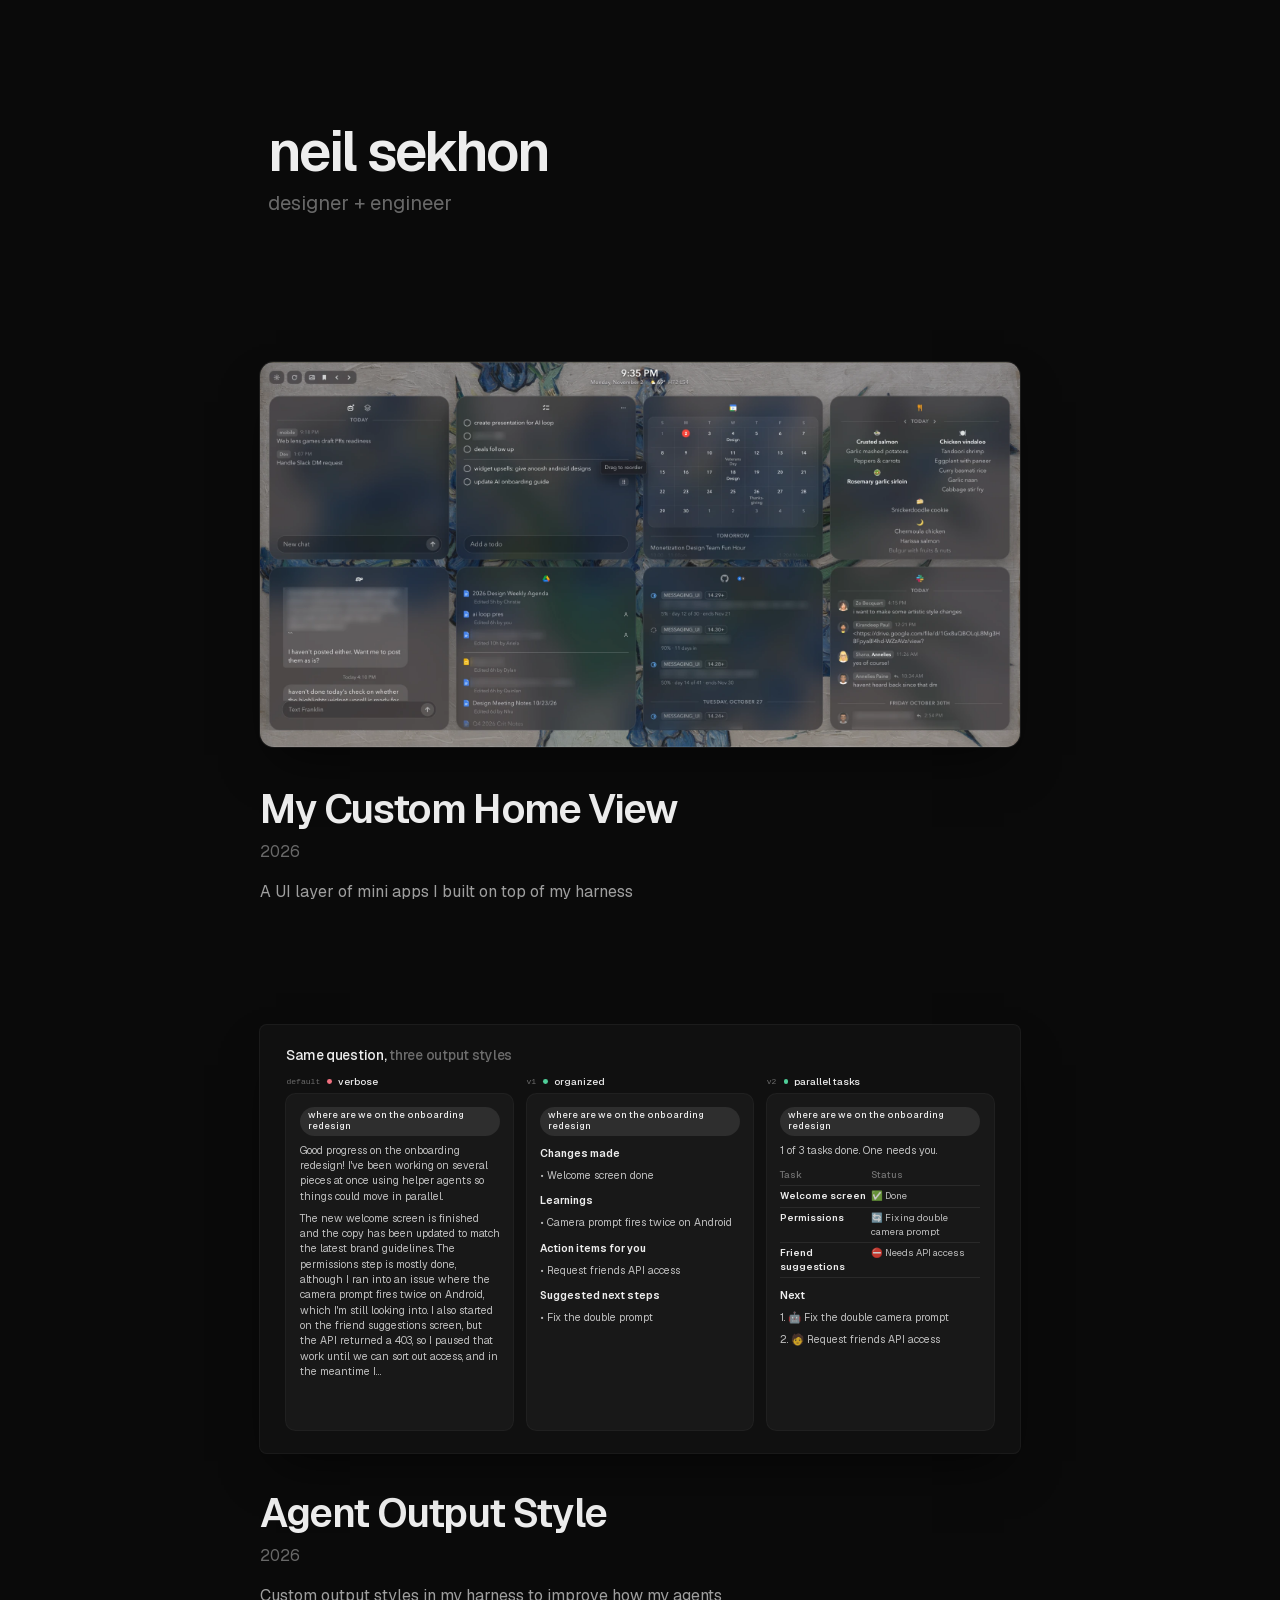
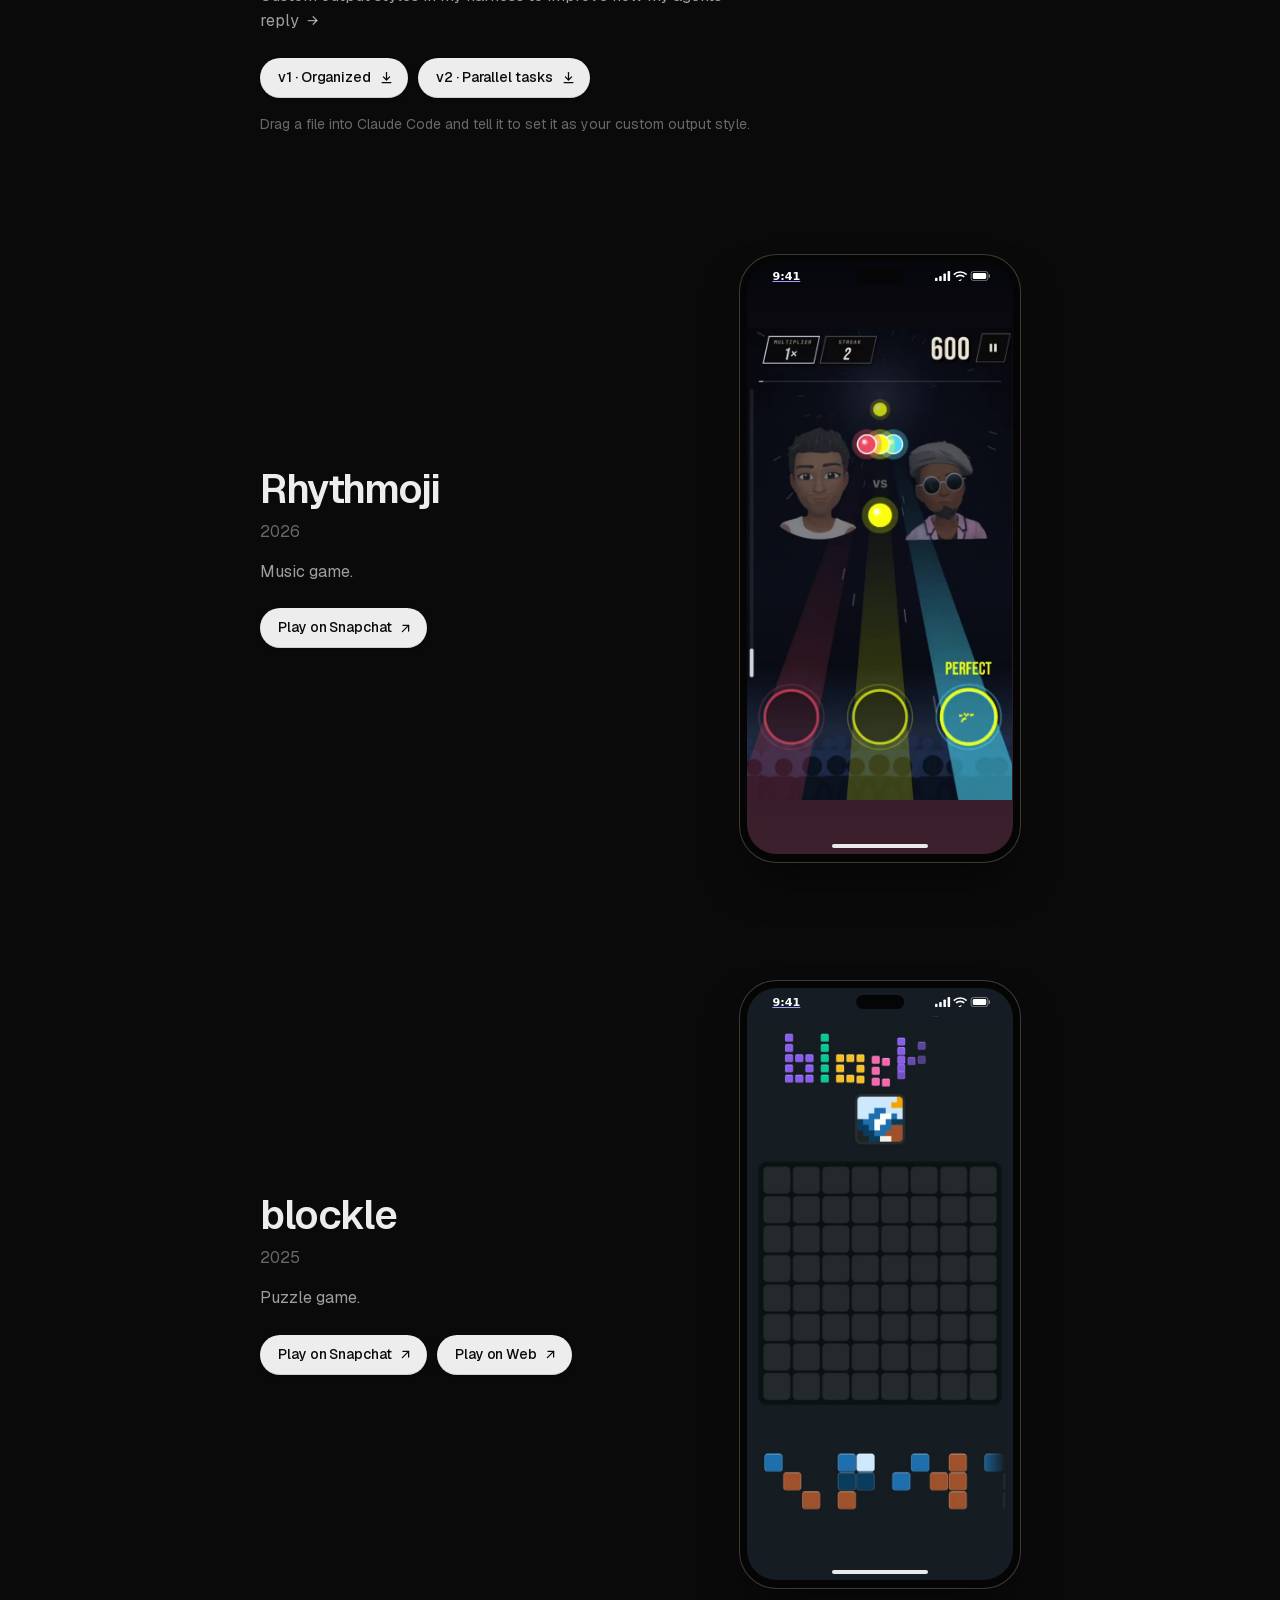
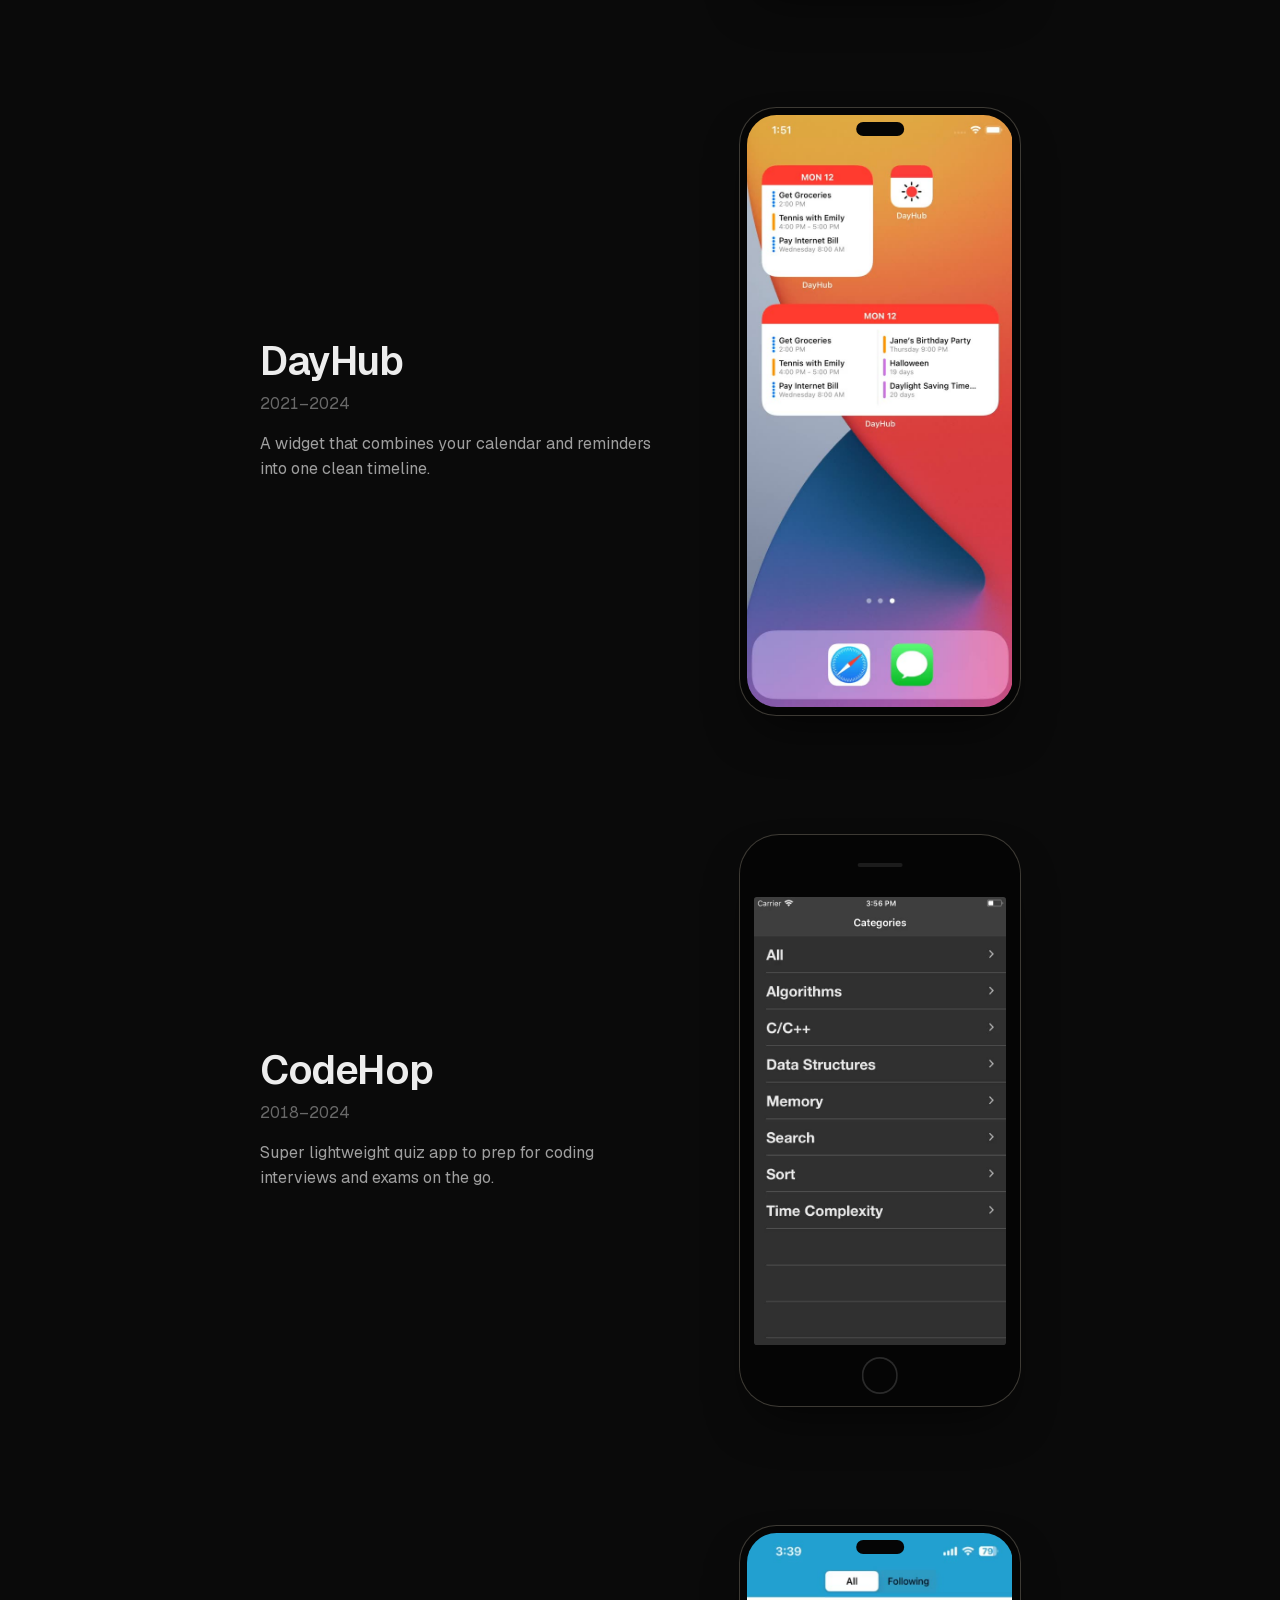
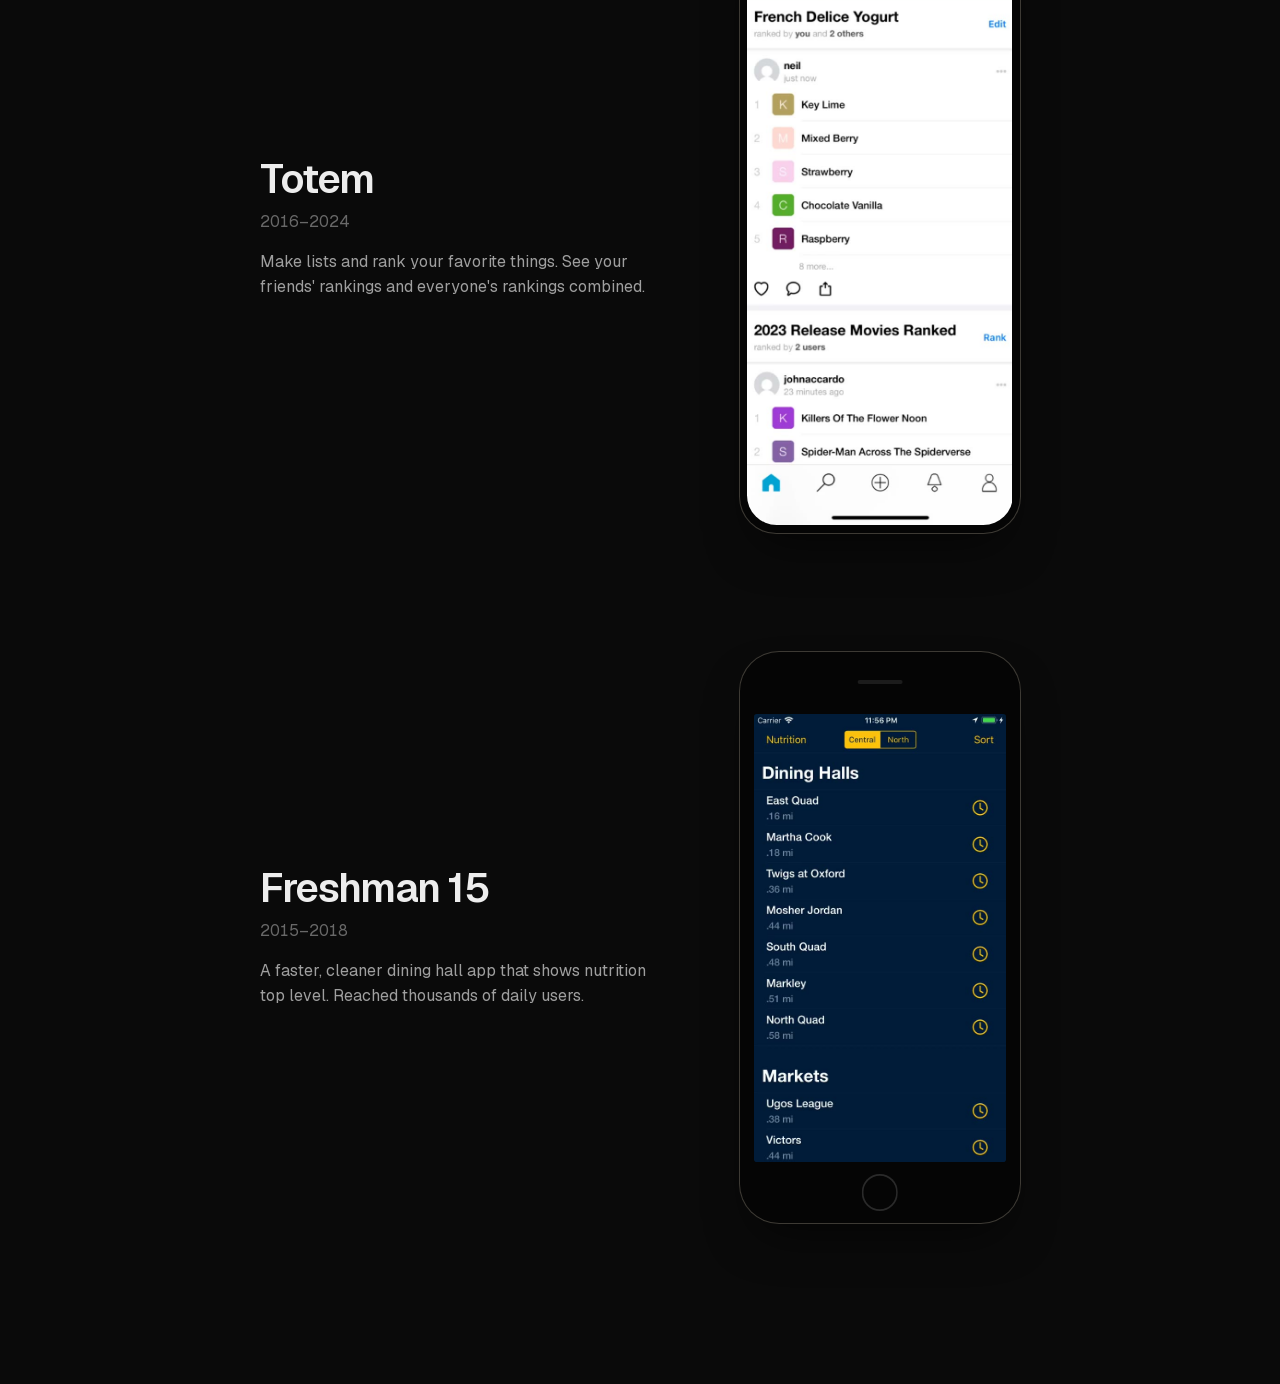
<file: index.html>
<!doctype html>
<html lang="en">
<head>
<meta charset="utf-8">
<meta name="viewport" content="width=device-width, initial-scale=1, viewport-fit=cover">
<title>neil sekhon</title>
<link rel="icon" type="image/png" href="favicon.png">
<link rel="apple-touch-icon" href="apple-touch-icon.png">
<script src="analytics.js?v=5" defer></script>
<meta name="description" content="Neil Sekhon, designer + engineer. A timeline of my work.">
<script>document.documentElement.classList.add('js', 'soft');</script>
<style>
@font-face { font-family: "Geist"; src: url("fonts/geist.woff2") format("woff2"); font-weight: 100 900; font-display: swap; }

:root {
  color-scheme: dark;
  --ground: #0a0a0a;
  --ink: #ededed;
  --body: rgb(237 237 237 / 0.66);
  --muted: rgb(237 237 237 / 0.42);
  --line: rgb(237 237 237 / 0.08);
}

* { box-sizing: border-box; margin: 0; }

body {
  background: var(--ground);
  color: var(--ink);
  font: 400 16px/1.55 "Geist", -apple-system, system-ui, sans-serif;
  -webkit-font-smoothing: antialiased;
}

main { max-width: 808px; margin: 0 auto; padding: calc(var(--hero) + 144px) 24px 0; }
/* At the very top the work sits dim so the name holds focus; it brightens as you scroll.
   Fallback for browsers without scroll-driven animations: a class toggle. */
main { transition: opacity .6s cubic-bezier(.165,.84,.44,1); }
.soft main { opacity: 0.35; }

/* The page opens on a large name that shrinks into a slim glass header as you scroll.
   Scroll only drives transforms and opacity (--p, 0 → 1 over 160px), so phones stay smooth. */
:root { --big: 56px; --small: 0.268; --pad: 120px; --bar: 64px; --hero: calc(var(--pad) + var(--big) * 1.15 + 34px); }
header {
  --p: 0;
  position: fixed; inset: 0 0 auto; z-index: 10; height: var(--bar);
  padding: 0 max(24px, calc((100% - 744px) / 2));
  pointer-events: none;
}
header::before {
  content: ""; position: absolute; inset: 0;
  background: rgb(10 10 10 / 0.6);
  -webkit-backdrop-filter: blur(20px) saturate(1.6);
  backdrop-filter: blur(20px) saturate(1.6);
  opacity: var(--p);
}
/* The hairline appears only once the name has fully docked. */
header::after { content: ""; position: absolute; inset: auto 0 0; height: 1px; background: var(--line); opacity: 0; transition: opacity .3s ease; }
header.docked::after { opacity: 1; }
/* LinkedIn sits at the right end of the bar, always reachable. */
.social {
  position: absolute; top: 0; right: max(24px, calc((100% - 744px) / 2)); height: var(--bar);
  display: flex; align-items: center; gap: 4px; pointer-events: auto;
  color: var(--muted); font-size: 14px; text-decoration: none;
  opacity: 0; visibility: hidden;
  transition: color .2s cubic-bezier(.165,.84,.44,1), opacity .3s ease, visibility 0s linear .3s;
}
/* LinkedIn arrives with the hairline, once the name has docked. */
header.docked .social { opacity: 1; visibility: visible; transition: color .2s cubic-bezier(.165,.84,.44,1), opacity .3s ease, visibility 0s; }
.social svg { width: 13px; height: 13px; fill: none; stroke: currentColor; stroke-width: 2; stroke-linecap: round; stroke-linejoin: round; }
.social:hover, .social:focus-visible { color: var(--ink); }
.id { position: relative; padding-top: var(--pad); transform: translateY(calc((14px - var(--pad)) * var(--p))); will-change: transform; }

/* Each project fades up once as it scrolls into view. */
.js li { opacity: 0; transform: translateY(32px); transition: opacity .8s cubic-bezier(.165,.84,.44,1), transform .8s cubic-bezier(.165,.84,.44,1); }
.js li.in { opacity: 1; transform: none; }
@media (prefers-reduced-motion: reduce) { .js li { opacity: 1; transform: none; transition: none; } }
/* Name and title are drawn at hero size and scaled down into the bar. */
h1 { font-size: var(--big); font-weight: 600; line-height: 1.15; letter-spacing: -0.04em; transform-origin: 0 0; transform: scale(calc(1 - (1 - var(--small)) * var(--p))); will-change: transform; }
header p { color: var(--muted); font-size: 20px; line-height: 1.3; margin-top: 6px; transform-origin: 0 0; transform: translateY(calc((6px + (var(--big) - 15px) * 1.15) * -1 * var(--p))) scale(calc(1 - 0.3 * var(--p))); will-change: transform; }

/* Where supported (Safari 26+, Chrome), the scroll position drives these directly,
   in step with the finger and off the main thread. JS then only handles the fallback. */
@supports (animation-timeline: scroll()) {
  header::before, .id, h1, header p, main {
    animation-timing-function: linear; animation-fill-mode: both;
    animation-timeline: scroll(root); animation-range: 0 160px;
  }
  header::before { animation-name: glass-in; }
  .id { animation-name: id-up; }
  h1 { animation-name: name-shrink; }
  header p { animation-name: title-up; }
  main { animation-name: work-in; transition: none; }
  .soft main { opacity: 1; }
}
@keyframes glass-in { from { opacity: 0; } to { opacity: 1; } }
@keyframes id-up { from { transform: none; } to { transform: translateY(calc(14px - var(--pad))); } }
@keyframes name-shrink { from { transform: none; } to { transform: scale(var(--small)); } }
@keyframes title-up { from { transform: none; } to { transform: translateY(calc((6px + (var(--big) - 15px) * 1.15) * -1)) scale(0.7); } }
@keyframes work-in { from { opacity: 0.35; } to { opacity: 1; } }

ol { list-style: none; padding: 0 0 160px; display: grid; gap: 120px; }
/* Words left, phone right, so every title starts on the same left edge as the wide items. */
li { display: grid; grid-template-columns: minmax(0, 400px) 280px; justify-content: space-between; grid-template-rows: 1fr auto auto auto auto 1fr; column-gap: 64px; }
li figure { grid-column: 2; grid-row: 1 / -1; margin: 0; }
li h2, li time, li p { grid-column: 1; }
li h2 { grid-row: 2; }
li time { grid-row: 3; }
li p { grid-row: 4; }

figure { margin-bottom: 24px; container-type: inline-size; }

/* Modern iPhone: dark bezel, hairline edge, Dynamic Island. */
.phone {
  display: block; position: relative; margin: 0 auto;
  width: 100%; aspect-ratio: 9 / 19.5;
  padding: 2.6cqi;
  background: #050505;
  border-radius: 13cqi;
  box-shadow: 0 0 0 1px #3d3a34, 0 24px 48px -16px rgb(0 0 0 / 0.6);
}
.phone::after {
  content: ""; position: absolute; top: 5cqi; left: 50%;
  width: 17cqi; height: 5cqi; transform: translateX(-50%);
  background: #050505; border-radius: 99px;
}
.phone > img, .phone > video { width: 100%; height: 100%; object-fit: cover; object-position: top; display: block; border-radius: 10.6cqi; }

/* Screen with status bar and home indicator, so app recordings fit whole in the safe area. */
.screen { height: 100%; display: flex; flex-direction: column; border-radius: 10.6cqi; overflow: hidden; color: #fff; }
.status { flex: none; height: 10cqi; display: flex; align-items: center; justify-content: space-between; padding: 0 8cqi 0 9cqi; font: 600 4cqi/1 -apple-system, system-ui, sans-serif; }
.status svg { height: 3.6cqi; width: auto; fill: currentColor; }
.screen video { flex: 1; min-height: 0; width: 100%; object-fit: contain; display: block; }
.home { flex: none; height: 6cqi; display: grid; place-items: center; }
.home::before { content: ""; width: 34cqi; height: 1.4cqi; border-radius: 99px; background: currentColor; opacity: 0.9; }

/* Classic iPhone (home button) for 16:9 screenshots. */
.phone.classic { aspect-ratio: auto; padding: 22cqi 5cqi; border-radius: 14cqi; }
.phone.classic::before { content: ""; position: absolute; top: 10cqi; left: 50%; width: 16cqi; height: 1.6cqi; transform: translateX(-50%); border-radius: 99px; background: #1c1c1c; }
.phone.classic::after { top: auto; bottom: 4.5cqi; width: 13cqi; height: 13cqi; background: none; box-shadow: inset 0 0 0 0.6cqi #2a2a2a; }
.phone.classic > img, .phone.classic > video { height: auto; aspect-ratio: 9 / 16; object-fit: fill; border-radius: 1cqi; }

h2 { font-size: 40px; font-weight: 600; line-height: 1.05; letter-spacing: -0.035em; }
.play {
  grid-column: 1; grid-row: 5; justify-self: start; margin-top: 24px;
  display: inline-flex; align-items: center; gap: 6px; padding: 0 14px 0 18px; height: 40px;
  border-radius: 99px; background: var(--ink); color: var(--ground);
  box-shadow: inset 0 -1px 0 rgb(0 0 0 / 0.12), 0 1px 2px rgb(0 0 0 / 0.4);
  font-size: 14px; font-weight: 500; letter-spacing: -0.005em; text-decoration: none;
  transition: background .2s cubic-bezier(.165,.84,.44,1);
}
.play svg { width: 15px; height: 15px; fill: none; stroke: currentColor; stroke-width: 2; stroke-linecap: round; stroke-linejoin: round; transition: transform .2s cubic-bezier(.165,.84,.44,1); }
.play:hover { background: #fff; }
.play:hover svg { transform: translate(2px, -2px); }
.play:active { background: #d4d4d4; }
.play:focus-visible { outline: 2px solid var(--ink); outline-offset: 3px; }
/* Two or more buttons side by side. */
.plays { grid-column: 1; grid-row: 5; justify-self: start; margin-top: 24px; display: flex; flex-wrap: wrap; gap: 10px; }
.plays { align-items: flex-start; }
.plays .play { margin-top: 0; }
time { display: block; color: var(--muted); font-size: 16px; line-height: 1; font-variant-numeric: tabular-nums; margin-top: 14px; }

li p { color: var(--body); margin-top: 20px; max-width: 30em; }

/* Output-style item: a wide image instead of a phone, words and downloads beneath. */
li.wide { scroll-margin-top: 96px; grid-template-columns: minmax(0, 760px); grid-template-rows: none; }
li.wide figure { grid-column: 1; grid-row: auto; margin-bottom: 40px; }
li.wide figure img { display: block; width: 100%; height: auto; border-radius: 14px; box-shadow: 0 0 0 1px var(--line), 0 24px 48px -16px rgb(0 0 0 / 0.6); }
li.wide h2, li.wide time, li.wide p, li.wide .dls, li.wide .setup { grid-column: 1; grid-row: auto; }
.blurb { all: unset; box-sizing: border-box; cursor: pointer; color: var(--body); display: inline; -webkit-tap-highlight-color: transparent; transition: color .2s cubic-bezier(.165,.84,.44,1); }
.blurb svg { display: inline-block; width: 15px; height: 15px; margin-left: 6px; vertical-align: -2px; fill: none; stroke: currentColor; stroke-width: 2; stroke-linecap: round; stroke-linejoin: round; transition: transform .2s cubic-bezier(.165,.84,.44,1); }
.blurb:hover, .blurb:focus-visible { color: var(--ink); }
.blurb:hover svg { transform: translateX(3px); }
.blurb:focus-visible { outline: 2px solid var(--ink); outline-offset: 4px; border-radius: 4px; }
.zoom { display: block; width: 100%; cursor: zoom-in; border-radius: 14px; -webkit-tap-highlight-color: transparent; container-type: inline-size; }
.zoom:focus-visible { outline: 2px solid var(--ink); outline-offset: 4px; }
.lightbox { border: 0; padding: 0; background: none; max-width: none; max-height: none; width: 100vw; height: 100vh; height: 100dvh; cursor: zoom-out; overflow-y: auto; overscroll-behavior: contain; }
.lightbox[open] { display: flex; animation: lb-in .25s cubic-bezier(.165,.84,.44,1); }
.lightbox::backdrop { background: rgb(10 10 10 / 0.86); -webkit-backdrop-filter: blur(12px); backdrop-filter: blur(12px); }
.lb-body { display: flex; flex-direction: column; align-items: center; gap: 20px; margin: auto; padding: 88px 24px 200px; }
.lb-text { width: min(100%, 36em); margin-top: 8px; padding: 28px 32px; cursor: auto; background: #111; border: 1px solid var(--line); border-radius: 16px; box-shadow: 0 24px 64px rgb(0 0 0 / 0.5); }
.lb-body .setup { margin: -4px 0 0; text-align: center; max-width: 30em; }
.lb-text p { color: var(--body); font-size: 17px; line-height: 1.6; max-width: none; margin: 0; }
.lb-text p + p { margin-top: 16px; }
.lb-close { position: fixed; top: max(20px, env(safe-area-inset-top)); right: max(20px, env(safe-area-inset-right)); z-index: 1; width: 40px; height: 40px; display: grid; place-items: center; padding: 0; border: 1px solid rgb(237 237 237 / 0.28); border-radius: 50%; background: rgb(10 10 10 / 0.78); color: var(--ink); cursor: pointer; box-shadow: 0 2px 12px rgb(0 0 0 / 0.35); -webkit-backdrop-filter: blur(12px); backdrop-filter: blur(12px); transition: background .2s cubic-bezier(.165,.84,.44,1); }
.lb-close svg { width: 16px; height: 16px; fill: none; stroke: currentColor; stroke-width: 2; stroke-linecap: round; }
.lb-close:hover { background: rgb(40 40 40 / 0.9); }
.lb-close:focus-visible { outline: 2px solid var(--ink); outline-offset: 3px; }
html.lb-open { overflow: hidden; }
.lb-body .dls { margin-top: 0; justify-content: center; }
.lb-shot { width: min(94vw, 1600px, calc(72vh * 16 / 9)); container-type: inline-size; }
.lb-shot:has(> img) { width: min(94vw, 1800px, calc(80vh * 2000 / 1014)); }
.lb-shot > img { display: block; width: 100%; height: auto; border-radius: 14px; box-shadow: 0 0 0 1px var(--line), 0 24px 48px -16px rgb(0 0 0 / 0.6); }

/* Comparison graphic, drawn in HTML so it stays sharp and matches the dark page.
   Everything is in em off one size that tracks the width of its container. */
.cmp {
  font-size: calc(100cqw / 72); line-height: 1.45; aspect-ratio: 16 / 9; width: 100%;
  display: flex; flex-direction: column; gap: 1.25em; padding: 2.1em 2.5em;
  background: #101010; color: rgb(237 237 237 / 0.78); border-radius: 0.64em;
  box-shadow: 0 0 0 1px var(--line), 0 24px 48px -16px rgb(0 0 0 / 0.6); overflow: hidden; text-align: left;
}
.cmp-title { color: var(--ink); font-size: 1.3em; font-weight: 500; line-height: 1.2; letter-spacing: -0.02em; }
.cmp-title span { color: var(--muted); }
.cmp-row { flex: 1; min-height: 0; display: grid; grid-template-columns: repeat(3, 1fr); gap: 1.25em; }
.cmp-col { display: flex; flex-direction: column; gap: 0.65em; min-height: 0; }
.cmp-lab { display: flex; align-items: center; gap: 0.8em; color: var(--muted); font-size: 0.85em; line-height: 1; }
.cmp-lab .tag { font: 500 0.9em/1 ui-monospace, "SF Mono", Menlo, monospace; }
.cmp-lab b { display: inline-flex; align-items: center; gap: 0.55em; color: var(--ink); font-size: 1.1em; font-weight: 500; }
.cmp-lab i { width: 0.5em; height: 0.5em; border-radius: 50%; background: var(--muted); }
.cmp-lab .bad i { background: #f0707f; }
.cmp-lab .good i { background: #4fcf99; }
.cmp-card { flex: 1; min-height: 0; display: flex; flex-direction: column; gap: 0.65em; padding: 1.25em; overflow: hidden; background: #181818; border-radius: 0.9em; box-shadow: 0 0 0 1px rgb(237 237 237 / 0.07); }
.cmp-q { align-self: flex-end; padding: 0.4em 0.95em; background: rgb(237 237 237 / 0.1); border-radius: 99em; color: var(--ink); font-size: 0.86em; font-weight: 500; line-height: 1.2; }
.cmp p { max-width: none; margin: 0; color: inherit; }
.cmp p.h { margin-top: 0.3em; color: var(--ink); font-weight: 600; }
.cmp table { width: 100%; border-collapse: collapse; font-size: 0.9em; }
.cmp th, .cmp td { padding: 0.35em 0.4em 0.35em 0; text-align: left; border-bottom: 1px solid var(--line); vertical-align: top; }
.cmp th { color: var(--muted); font-weight: 500; }
.cmp td b { color: var(--ink); font-weight: 600; }

@media (max-width: 560px) {
  .lb-body { padding: 72px 16px 120px; gap: 16px; }
  .lb-text { padding: 20px; margin-top: 12px; }
  .lb-text p { font-size: 16px; }
  .lb-close { top: max(14px, env(safe-area-inset-top)); right: max(14px, env(safe-area-inset-right)); width: 44px; height: 44px; }
  /* On a phone the enlarged graphic becomes three readable cards in a stack. */
  .lb-shot { width: 100%; }
  .lightbox .cmp { font-size: 15px; aspect-ratio: auto; padding: 18px; gap: 18px; }
  .lightbox .cmp-row { display: flex; flex-direction: column; gap: 22px; }
  .lightbox .cmp-card { flex: none; padding: 16px; overflow: visible; gap: 10px; }
  .lightbox .cmp-lab { font-size: 13px; }
  .lightbox .cmp-title { font-size: 19px; }
  .lb-body { align-items: flex-start; }
  .lb-body .setup { text-align: left; }
  .lb-body .dls { align-self: center; }
  .lb-text { width: 100%; }
}
@keyframes lb-in { from { opacity: 0; transform: scale(.97); } }
@media (prefers-reduced-motion: reduce) { .lightbox[open] { animation: none; } }
.setup { grid-column: 1; margin-top: 16px; color: var(--muted); font-size: 14px; line-height: 1.5; }
.setup code { font: 500 12.5px/1 ui-monospace, "SF Mono", Menlo, monospace; color: var(--body); }
.dls { display: flex; flex-wrap: wrap; gap: 10px; margin-top: 24px; }
.dl {
  display: inline-flex; align-items: center; gap: 8px; padding: 0 14px 0 18px; height: 40px;
  border-radius: 99px; background: var(--ink); color: var(--ground);
  box-shadow: inset 0 -1px 0 rgb(0 0 0 / 0.12), 0 1px 2px rgb(0 0 0 / 0.4);
  font-size: 14px; font-weight: 500; letter-spacing: -0.005em; text-decoration: none;
  transition: background .2s cubic-bezier(.165,.84,.44,1);
}
.dl svg { width: 15px; height: 15px; fill: none; stroke: currentColor; stroke-width: 2; stroke-linecap: round; stroke-linejoin: round; transition: transform .2s cubic-bezier(.165,.84,.44,1); }
.dl:hover { background: #fff; }
.dl:hover svg { transform: translateY(2px); }
.dl:active { background: #d4d4d4; }
.dl:focus-visible { outline: 2px solid var(--ink); outline-offset: 3px; }

@media (max-width: 560px) {
  li.wide figure { width: 100%; }
  .dls { justify-content: center; }
  :root { --big: 40px; --small: 0.375; --pad: 72px; }
  main { padding: calc(var(--hero) + 88px) 16px 0; }
  header { padding-left: 16px; padding-right: 16px; }
  .social { right: 16px; }
  ol { gap: 88px; padding-bottom: 96px; }
  li { grid-template-columns: 1fr; grid-template-rows: none; }
  li figure { grid-column: 1; grid-row: auto; margin-bottom: 24px; }
  li h2, li time, li p, .play, .plays { grid-column: 1; grid-row: auto; }
  .play, .plays { justify-self: center; }
  .plays { justify-content: center; }
  h2 { font-size: 32px; }
  li figure { width: 72%; margin-inline: auto; }
}

/* Easter egg: tapping an older project's phone makes the garbage opossum pop up from the bottom of its screen. */
li.old figure { cursor: pointer; -webkit-tap-highlight-color: transparent; }
/* Clipped to the screen: modern bezel inset, then the classic home-button bezel. */
.possum { position: absolute; inset: 2.6cqi; z-index: 2; overflow: hidden; border-radius: 10.6cqi; pointer-events: none; }
.phone.classic > .possum { inset: 22cqi 5cqi; border-radius: 1cqi; }
.possum[hidden] { display: none; }
/* South Park cutout: pop up, rock stiffly twice, hold, drop back down. */
.possum img {
  position: absolute; left: 8%; bottom: 0; width: 84%; display: block;
  filter: drop-shadow(3px 0 0 #fff) drop-shadow(-3px 0 0 #fff) drop-shadow(0 -3px 0 #fff) drop-shadow(0 -8px 20px rgb(0 0 0 / 0.5));
  transform-origin: 50% 100%;
  animation: possum-in 1.6s ease-in-out both;
}
@keyframes possum-in {
  0% { transform: translateY(110%); }
  24% { transform: translateY(0) rotate(0); animation-timing-function: linear; }
  32% { transform: rotate(7deg); } 44% { transform: rotate(-6deg); }
  56% { transform: rotate(7deg); } 68% { transform: rotate(-6deg); }
  78% { transform: translateY(0) rotate(0); }
  100% { transform: translateY(110%); }
}
@media (prefers-reduced-motion: reduce) { .possum img { animation: none; } }
</style>
</head>
<body>
<header>
  <div class="id">
    <h1>neil sekhon</h1>
    <p>designer + engineer</p>
  </div>
  <a class="social" href="https://www.linkedin.com/in/nsekhon/" target="_blank" rel="noopener">LinkedIn<svg viewBox="0 0 24 24" aria-hidden="true"><path d="M7 17 17 7"/><path d="M8 7h9v9"/></svg></a>
</header>

<main>
  <ol>
    <li data-project="home-view" class="wide">
      <figure><div class="zoom" role="button" tabindex="0" data-zoom aria-label="Enlarge: my custom home view"><img src="media/home-view.webp" width="2000" height="1014" alt="A grid of mini apps: agent chats, todos, calendar, lunch menu, texts, Drive, GitHub and Slack"></div></figure>
      <h2>My Custom Home View</h2><time>2026</time>
      <p>A UI layer of mini apps I built on top of my harness</p>
    </li>

    <li data-project="output-styles" class="wide">
      <figure><div class="zoom" role="button" tabindex="0" data-zoom aria-label="Enlarge: the same question answered in the default style, v1 and v2"><div class="cmp">
          <div class="cmp-title">Same question, <span>three output styles</span></div>
          <div class="cmp-row">
            <div class="cmp-col"><div class="cmp-lab"><span class="tag">default</span><b class="bad"><i></i>verbose</b></div><div class="cmp-card">
              <div class="cmp-q">where are we on the onboarding redesign</div>
              <p>Good progress on the onboarding redesign! I've been working on several pieces at once using helper agents so things could move in parallel.</p>
              <p>The new welcome screen is finished and the copy has been updated to match the latest brand guidelines. The permissions step is mostly done, although I ran into an issue where the camera prompt fires twice on Android, which I'm still looking into. I also started on the friend suggestions screen, but the API returned a 403, so I paused that work until we can sort out access, and in the meantime I…</p>
            </div></div>
            <div class="cmp-col"><div class="cmp-lab"><span class="tag">v1</span><b class="good"><i></i>organized</b></div><div class="cmp-card">
              <div class="cmp-q">where are we on the onboarding redesign</div>
              <p class="h">Changes made</p><p>• Welcome screen done</p>
              <p class="h">Learnings</p><p>• Camera prompt fires twice on Android</p>
              <p class="h">Action items for you</p><p>• Request friends API access</p>
              <p class="h">Suggested next steps</p><p>• Fix the double prompt</p>
            </div></div>
            <div class="cmp-col"><div class="cmp-lab"><span class="tag">v2</span><b class="good"><i></i>parallel tasks</b></div><div class="cmp-card">
              <div class="cmp-q">where are we on the onboarding redesign</div>
              <p>1 of 3 tasks done. One needs you.</p>
              <table><tr><th>Task</th><th>Status</th></tr>
              <tr><td><b>Welcome screen</b></td><td>✅ Done</td></tr>
              <tr><td><b>Permissions</b></td><td>🔄 Fixing double camera prompt</td></tr>
              <tr><td><b>Friend suggestions</b></td><td>⛔ Needs API access</td></tr></table>
              <p class="h">Next</p><p>1. 🤖 Fix the double camera prompt</p><p>2. 🧑 Request friends API access</p>
            </div></div>
          </div>
        </div></div></figure>
      <h2>Agent Output Style</h2><time>2026</time>
      <p><button class="blurb" type="button" data-zoom>Custom output styles in my harness to improve how my agents reply<svg viewBox="0 0 24 24" aria-hidden="true"><path d="M5 12h14"/><path d="m13 6 6 6-6 6"/></svg></button></p>
      <div class="dls">
        <a class="dl" href="media/organized-output-style.md" download="organized-output-style.md" data-file="v1">v1 · Organized<svg viewBox="0 0 24 24" aria-hidden="true"><path d="M12 4v11"/><path d="m7 11 5 5 5-5"/><path d="M5 20h14"/></svg></a>
        <a class="dl" href="media/parallel-tasks-output-style.md" download="parallel-tasks-output-style.md" data-file="v2">v2 · Parallel tasks<svg viewBox="0 0 24 24" aria-hidden="true"><path d="M12 4v11"/><path d="m7 11 5 5 5-5"/><path d="M5 20h14"/></svg></a>
      </div>
      <div class="setup">Drag a file into Claude Code and tell it to set it as your custom output style.</div>
      <template class="lb-extra"><div class="dls">
        <a class="dl" href="media/organized-output-style.md" download="organized-output-style.md" data-file="v1">v1 · Organized<svg viewBox="0 0 24 24" aria-hidden="true"><path d="M12 4v11"/><path d="m7 11 5 5 5-5"/><path d="M5 20h14"/></svg></a>
        <a class="dl" href="media/parallel-tasks-output-style.md" download="parallel-tasks-output-style.md" data-file="v2">v2 · Parallel tasks<svg viewBox="0 0 24 24" aria-hidden="true"><path d="M12 4v11"/><path d="m7 11 5 5 5-5"/><path d="M5 20h14"/></svg></a>
      </div><div class="setup">Drag a file into Claude Code and tell it to set it as your custom output style.</div>
<div class="lb-text">
<p>Output styles are the most underrated feature in Claude Code.</p>
<p>AGENTS.md is context your agent reads. An output style goes into the system prompt, so you get strict control over how it replies.</p>
<p>Agents are way too verbose by default. I only want what needs my attention, not paragraphs that bury it.</p>
<p>So I designed an output style for running lots of tasks in one thread:<br>→ every reply is a table of ongoing tasks and their status<br>→ anything that needs me is numbered at the end</p>
<p>Then I can reply: "1 yes. 2 yes. 3 elaborate. 4 ignore"</p>
<p>If I want to see the nitty gritty details I can just ask.</p>
</div></template>
    </li>

    <li data-project="rhythmoji">
      <figure><a class="phone" href="https://www.snapchat.com/lens/8f943ca0563544a98f3d4382113056e3" target="_blank" rel="noopener" aria-label="Play Rhythmoji on Snapchat"><div class="screen" style="background: linear-gradient(#05070d, #3d202d)"><div class="status"><span>9:41</span><svg viewBox="0 0 66 12" aria-hidden="true"><rect x="0" y="8" width="3" height="4" rx="1"/><rect x="5" y="6" width="3" height="6" rx="1"/><rect x="10" y="3" width="3" height="9" rx="1"/><rect x="15" y="0" width="3" height="12" rx="1"/><path d="M30 2.2a10 10 0 0 1 7 2.9l1.3-1.4A12 12 0 0 0 30 .3a12 12 0 0 0-8.3 3.4L23 5.1a10 10 0 0 1 7-2.9zm0 4a6 6 0 0 1 4.1 1.6l1.4-1.4A8 8 0 0 0 30 4.2a8 8 0 0 0-5.5 2.2l1.4 1.4A6 6 0 0 1 30 6.2zm0 4l-2.4 1.6L30 12l2.4-1.8z"/><rect x="43" y=".5" width="20" height="11" rx="3" fill="none" stroke="currentColor" stroke-opacity=".5"/><rect x="45" y="2.5" width="16" height="7" rx="1.6"/><rect x="64" y="4" width="1.6" height="4" rx=".8" opacity=".5"/></svg></div><video src="media/rhythmoji.mp4" poster="media/rhythmoji.jpg" autoplay muted loop playsinline aria-label="Rhythmoji gameplay"></video><div class="home"></div></div></a></figure>
      <h2>Rhythmoji</h2><time>2026</time>
      <p>Music game.</p>
      <a class="play" href="https://www.snapchat.com/lens/8f943ca0563544a98f3d4382113056e3" target="_blank" rel="noopener" aria-label="Play Rhythmoji on Snapchat">Play on Snapchat<svg viewBox="0 0 24 24" aria-hidden="true"><path d="M7 17 17 7"/><path d="M8 7h9v9"/></svg></a>
    </li>

    <li data-project="blockle">
      <figure><a class="phone" href="https://neilsekhon.com/blockle/" target="_blank" rel="noopener" aria-label="Play blockle on the web"><div class="screen" style="background: #161c23"><div class="status"><span>9:41</span><svg viewBox="0 0 66 12" aria-hidden="true"><rect x="0" y="8" width="3" height="4" rx="1"/><rect x="5" y="6" width="3" height="6" rx="1"/><rect x="10" y="3" width="3" height="9" rx="1"/><rect x="15" y="0" width="3" height="12" rx="1"/><path d="M30 2.2a10 10 0 0 1 7 2.9l1.3-1.4A12 12 0 0 0 30 .3a12 12 0 0 0-8.3 3.4L23 5.1a10 10 0 0 1 7-2.9zm0 4a6 6 0 0 1 4.1 1.6l1.4-1.4A8 8 0 0 0 30 4.2a8 8 0 0 0-5.5 2.2l1.4 1.4A6 6 0 0 1 30 6.2zm0 4l-2.4 1.6L30 12l2.4-1.8z"/><rect x="43" y=".5" width="20" height="11" rx="3" fill="none" stroke="currentColor" stroke-opacity=".5"/><rect x="45" y="2.5" width="16" height="7" rx="1.6"/><rect x="64" y="4" width="1.6" height="4" rx=".8" opacity=".5"/></svg></div><video src="media/blockle.mp4" poster="media/blockle.jpg" autoplay muted loop playsinline aria-label="blockle gameplay"></video><div class="home"></div></div></a></figure>
      <h2>blockle</h2><time>2025</time>
      <p>Puzzle game.</p>
      <div class="plays">
        <a class="play" href="https://snapchat.com/t/BsSxJzqz" target="_blank" rel="noopener" aria-label="Play blockle on Snapchat" data-source="snapchat">Play on Snapchat<svg viewBox="0 0 24 24" aria-hidden="true"><path d="M7 17 17 7"/><path d="M8 7h9v9"/></svg></a>
        <a class="play" href="https://neilsekhon.com/blockle/" target="_blank" rel="noopener" aria-label="Play blockle on the web">Play on Web<svg viewBox="0 0 24 24" aria-hidden="true"><path d="M7 17 17 7"/><path d="M8 7h9v9"/></svg></a>
      </div>
    </li>

    <li data-project="dayhub" class="old">
      <figure><div class="phone"><video src="media/dayhub.mp4" poster="media/dayhub-poster.jpg" autoplay muted loop playsinline aria-label="DayHub widgets showing events and reminders on the home screen"></video></div></figure>
      <h2>DayHub</h2><time>2021–2024</time>
      <p>A widget that combines your calendar and reminders into one clean timeline.</p>
    </li>

    <li data-project="codehop" class="old">
      <figure><div class="phone classic"><video src="media/codehop.mp4" poster="media/codehop-poster.jpg" autoplay muted loop playsinline aria-label="CodeHop: a multiple-choice C++ question"></video></div></figure>
      <h2>CodeHop</h2><time>2018–2024</time>
      <p>Super lightweight quiz app to prep for coding interviews and exams on the go.</p>
    </li>

    <li data-project="totem" class="old">
      <figure><div class="phone"><video src="media/totem.mp4" poster="media/totem-poster.jpg" autoplay muted loop playsinline aria-label="Totem: a ranked list in the app"></video></div></figure>
      <h2>Totem</h2><time>2016–2024</time>
      <p>Make lists and rank your favorite things. See your friends' rankings and everyone's rankings combined.</p>
    </li>

    <li data-project="freshman15" class="old">
      <figure><div class="phone classic"><video src="media/freshman15.mp4" poster="media/freshman15-poster.jpg" autoplay muted loop playsinline aria-label="Freshman 15: a dining hall menu"></video></div></figure>
      <h2>Freshman 15</h2><time>2015–2018</time>
      <p>A faster, cleaner dining hall app that shows nutrition top level. Reached thousands of daily users.</p>
    </li>
  </ol>
</main>

<dialog class="lightbox" aria-label="Enlarged image"><button class="lb-close" type="button" aria-label="Close" autofocus><svg viewBox="0 0 24 24" aria-hidden="true"><path d="M6 6l12 12"/><path d="M18 6 6 18"/></svg></button><div class="lb-body"></div></dialog>

<div class="possum" hidden aria-hidden="true">
  <img src="media/opossum.png" alt="">
</div>

<script>
// Older projects: tap the phone and the opossum pops up from the bottom of its screen and grumbles.
const possum = document.querySelector('.possum');
let audio, timer;

function squeak() {
  audio ??= new AudioContext();
  const t0 = audio.currentTime;
  // Grumpy whine: a short "hmph", then a low, nasal "mnnyeehhh" that sags at the end.
  const voice = (t, len, path, peak) => {
    const o = audio.createOscillator(), f = audio.createBiquadFilter(), g = audio.createGain();
    const lfo = audio.createOscillator(), lg = audio.createGain();
    o.type = 'sawtooth';
    o.frequency.setValueAtTime(path[0][1], t);
    path.forEach(([at, hz]) => o.frequency.exponentialRampToValueAtTime(hz, t + at));
    lfo.frequency.value = 7; lg.gain.value = 9;
    lfo.connect(lg).connect(o.frequency);
    f.type = 'lowpass'; f.Q.value = 9;
    f.frequency.setValueAtTime(500, t);
    f.frequency.linearRampToValueAtTime(1300, t + len * 0.35);
    f.frequency.linearRampToValueAtTime(650, t + len);
    g.gain.setValueAtTime(0, t);
    g.gain.linearRampToValueAtTime(peak, t + 0.04);
    g.gain.setValueAtTime(peak, t + len * 0.75);
    g.gain.exponentialRampToValueAtTime(0.001, t + len);
    o.connect(f).connect(g).connect(audio.destination);
    o.start(t); lfo.start(t); o.stop(t + len); lfo.stop(t + len);
  };
  voice(t0, 0.16, [[0, 150], [0.16, 120]], 0.18);
  voice(t0 + 0.24, 0.95, [[0, 190], [0.18, 260], [0.6, 210], [0.95, 140]], 0.2);
}

document.querySelectorAll('li.old figure').forEach(fig => fig.addEventListener('click', () => {
  fig.querySelector('.phone').append(possum);
  possum.hidden = true; void possum.offsetWidth; possum.hidden = false;
  squeak();
  clearTimeout(timer);
  timer = setTimeout(() => possum.hidden = true, 1700);
}));

// Wide items: tapping the image (once the work is in focus) opens it large, with any extras from the item's template; any tap or Esc closes it.
const lightbox = document.querySelector('.lightbox');
const lbBody = lightbox.querySelector('.lb-body');
document.querySelectorAll('[data-zoom]').forEach(b => b.addEventListener('click', () => {
  const li = b.closest('li');
  const shot = document.createElement('div');
  shot.className = 'lb-shot';
  shot.append(li.querySelector('.zoom').firstElementChild.cloneNode(true));
  lbBody.dataset.project = li.dataset.project;
  lbBody.replaceChildren(shot, ...(li.querySelector('.lb-extra')?.content.cloneNode(true).childNodes || []));
  lightbox.showModal();
  root.classList.add('lb-open');
}));
document.querySelectorAll('.zoom').forEach(z => z.addEventListener('keydown', e => { if (e.key === 'Enter' || e.key === ' ') { e.preventDefault(); e.currentTarget.click(); } }));
lightbox.addEventListener('close', () => root.classList.remove('lb-open'));
lightbox.addEventListener('click', e => { if (!e.target.closest('a, .lb-text')) lightbox.close(); });

// Name shrinks into the glass header over the first 160px of scroll.
const root = document.documentElement;
const header = document.querySelector('header');
const scrollDriven = CSS.supports('animation-timeline: scroll()');
let ticking = false;
const onScroll = () => {
  ticking = false;
  if (!scrollDriven) header.style.setProperty('--p', Math.min(1, Math.max(0, scrollY / 160)).toFixed(3));
  root.classList.toggle('soft', scrollY < 80);
  header.classList.toggle('docked', scrollY >= 160);
};
addEventListener('scroll', () => { if (!ticking) { ticking = true; requestAnimationFrame(onScroll); } }, { passive: true });
onScroll();

// While the work is still soft, a tap brings that project into view instead of triggering it.
document.querySelector('main').addEventListener('click', e => {
  if (!root.classList.contains('soft')) return;
  e.preventDefault(); e.stopPropagation();
  const li = e.target.closest('li');
  (li || e.currentTarget).scrollIntoView({ behavior: matchMedia('(prefers-reduced-motion: reduce)').matches ? 'auto' : 'smooth', block: li?.classList.contains('wide') ? 'start' : 'center' });
}, true);

// Reveal each project once.
const reveal = new IntersectionObserver(entries => entries.forEach(e => {
  if (e.isIntersecting) { e.target.classList.add('in'); reveal.unobserve(e.target); }
}), { rootMargin: '0px 0px -10% 0px' });
document.querySelectorAll('li').forEach(li => reveal.observe(li));

// Videos play only while on screen.
const playing = new IntersectionObserver(entries => entries.forEach(e => {
  e.isIntersecting ? e.target.play().catch(() => {}) : e.target.pause();
}), { threshold: 0.2 });
document.querySelectorAll('video').forEach(v => playing.observe(v));
</script>

</body>
</html>
</file>
